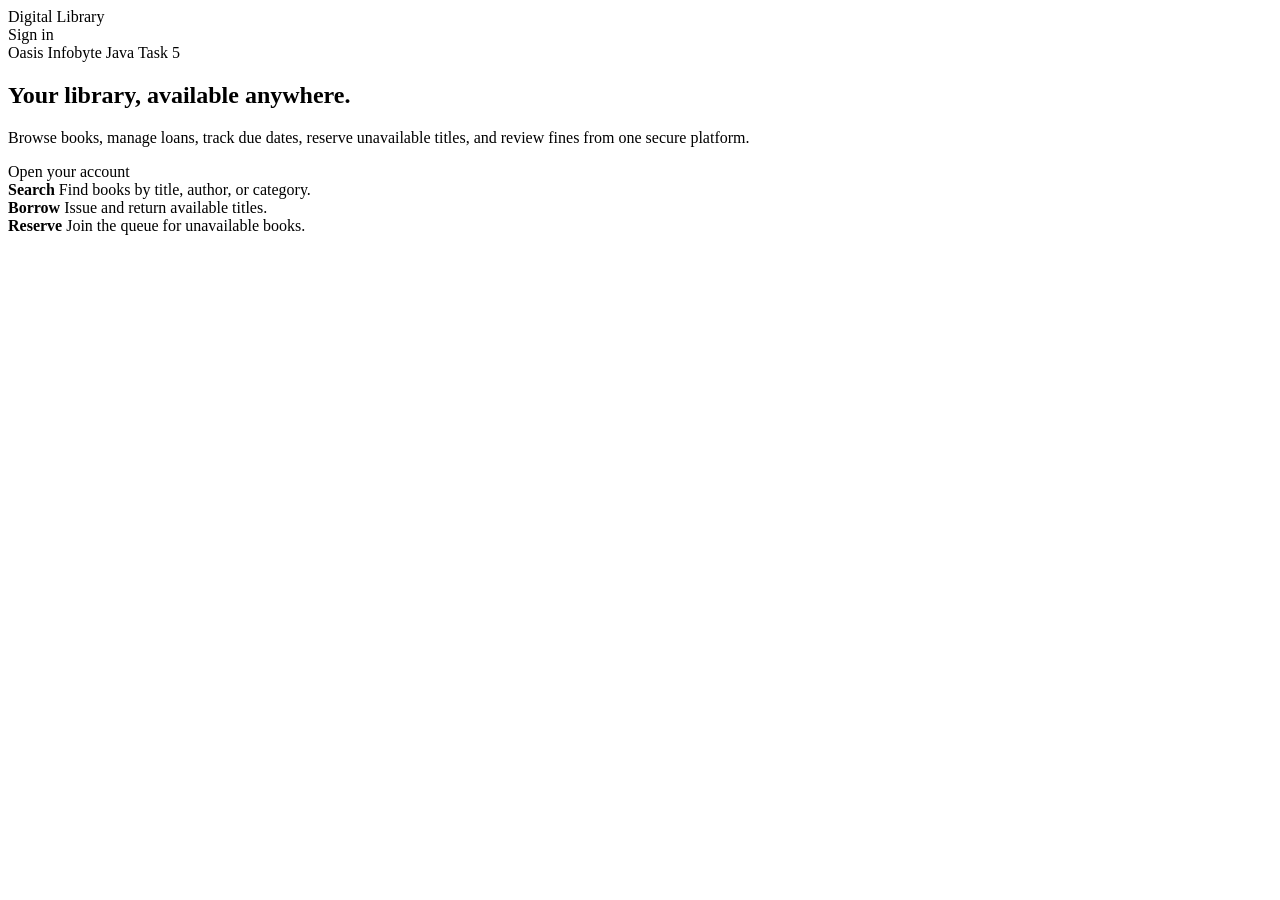
<file: Java-Task5-DigitalLibraryManagementSystem/src/main/resources/templates/index.html>
<!doctype html>
<html lang="en"
      xmlns:th="http://www.thymeleaf.org">
<head>
    <meta charset="UTF-8">
    <meta name="viewport"
          content="width=device-width, initial-scale=1">
    <title>Digital Library</title>
    <link rel="stylesheet" th:href="@{/css/app.css}">
</head>
<body>
<nav class="navbar">
    <div class="container navbar-inner">
        <a class="brand" th:href="@{/}">
            Digital Library
        </a>

        <div class="nav-actions">
            <a class="button button-secondary"
               th:href="@{/login}">
                Sign in
            </a>
        </div>
    </div>
</nav>

<main class="hero">
    <div class="container hero-grid">
        <section>
            <div class="eyebrow">
                Oasis Infobyte Java Task 5
            </div>

            <h1>Your library, available anywhere.</h1>

            <p>
                Browse books, manage loans, track due dates,
                reserve unavailable titles, and review fines
                from one secure platform.
            </p>

            <div class="nav-actions">
                <a class="button" th:href="@{/login}">
                    Open your account
                </a>
            </div>
        </section>

        <aside class="hero-card">
            <div class="metric">
                <strong>Search</strong>
                <span>Find books by title, author, or category.</span>
            </div>

            <div class="metric">
                <strong>Borrow</strong>
                <span>Issue and return available titles.</span>
            </div>

            <div class="metric">
                <strong>Reserve</strong>
                <span>Join the queue for unavailable books.</span>
            </div>
        </aside>
    </div>
</main>
</body>
</html>
</file>
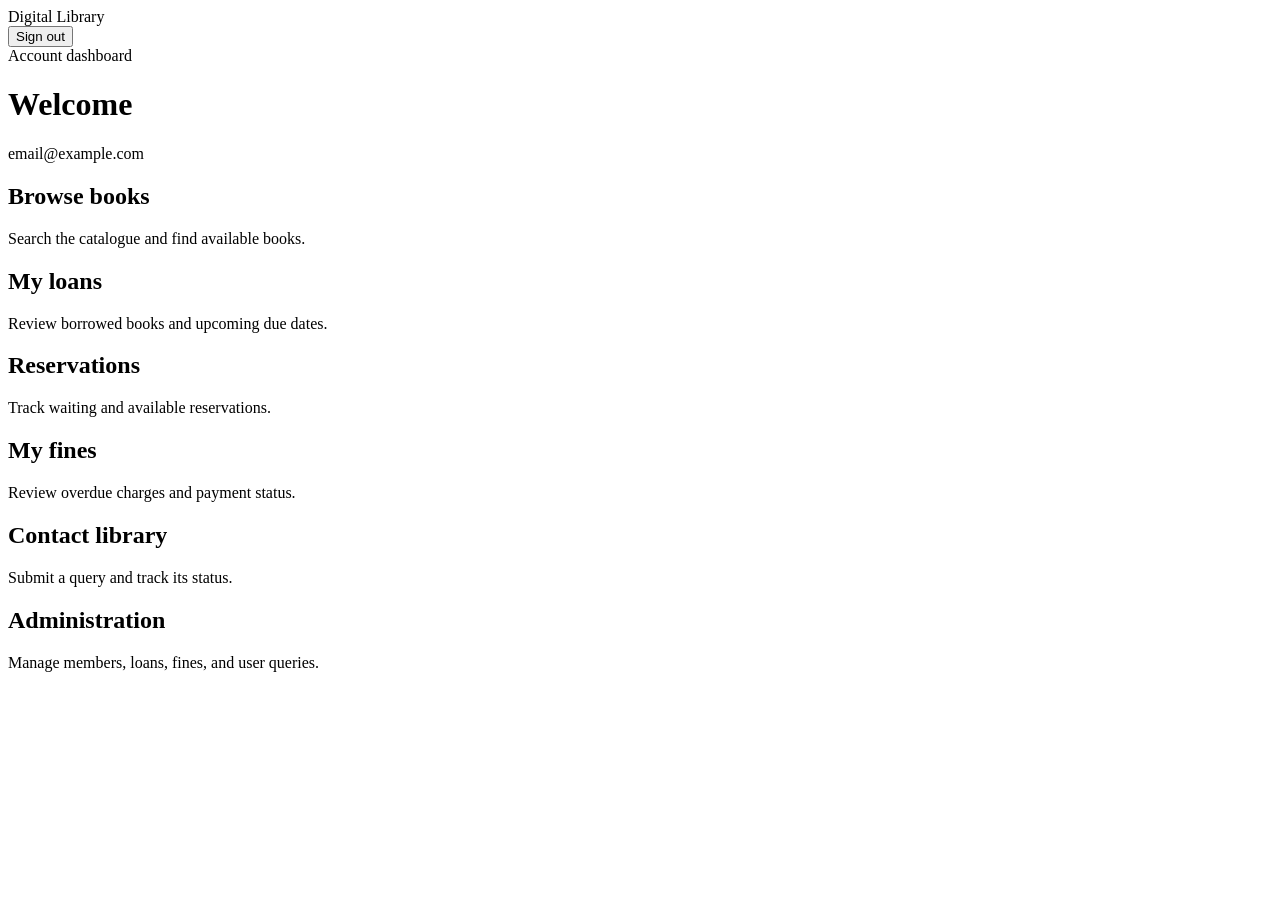
<file: Java-Task5-DigitalLibraryManagementSystem/src/main/resources/templates/dashboard.html>
<!doctype html>
<html lang="en"
      xmlns:th="http://www.thymeleaf.org">
<head>
    <meta charset="UTF-8">
    <meta name="viewport"
          content="width=device-width, initial-scale=1">
    <title>Dashboard | Digital Library</title>
    <link rel="stylesheet" th:href="@{/css/app.css}">
</head>
<body>
<nav class="navbar">
    <div class="container navbar-inner">
        <a class="brand" th:href="@{/dashboard}">
            Digital Library
        </a>

        <form th:action="@{/logout}" method="post">
            <button class="button button-secondary" type="submit">
                Sign out
            </button>
        </form>
    </div>
</nav>

<main class="page-section">
    <div class="container">
        <div class="eyebrow">Account dashboard</div>

        <h1 th:text="'Welcome, ' + ${user.displayName()}">
            Welcome
        </h1>

        <p class="muted" th:text="${user.email()}">
            email@example.com
        </p>

        <section class="dashboard-grid">
            <a class="card dashboard-link" th:href="@{/books}">
                <h2>Browse books</h2>
                <p class="muted">
                    Search the catalogue and find available books.
                </p>
            </a>

            <a class="card dashboard-link" th:href="@{/my-loans}">
                <h2>My loans</h2>
                <p class="muted">
                    Review borrowed books and upcoming due dates.
                </p>
            </a>

            <a class="card dashboard-link"
               th:href="@{/my-reservations}">
                <h2>Reservations</h2>
                <p class="muted">
                    Track waiting and available reservations.
                </p>
            </a>
            <a class="card dashboard-link" th:href="@{/my-fines}">
                <h2>My fines</h2>
                <p class="muted">
                    Review overdue charges and payment status.
                </p>
            </a>

            <a class="card dashboard-link" th:href="@{/contact}">
                <h2>Contact library</h2>
                <p class="muted">
                    Submit a query and track its status.
                </p>
            </a>
            <a class="card dashboard-link"
               th:if="${isAdmin}"
               th:href="@{/admin}">
                <h2>Administration</h2>
                <p class="muted">
                    Manage members, loans, fines, and user queries.
                </p>
            </a>
        </section>
    </div>
</main>
</body>
</html>
</file>
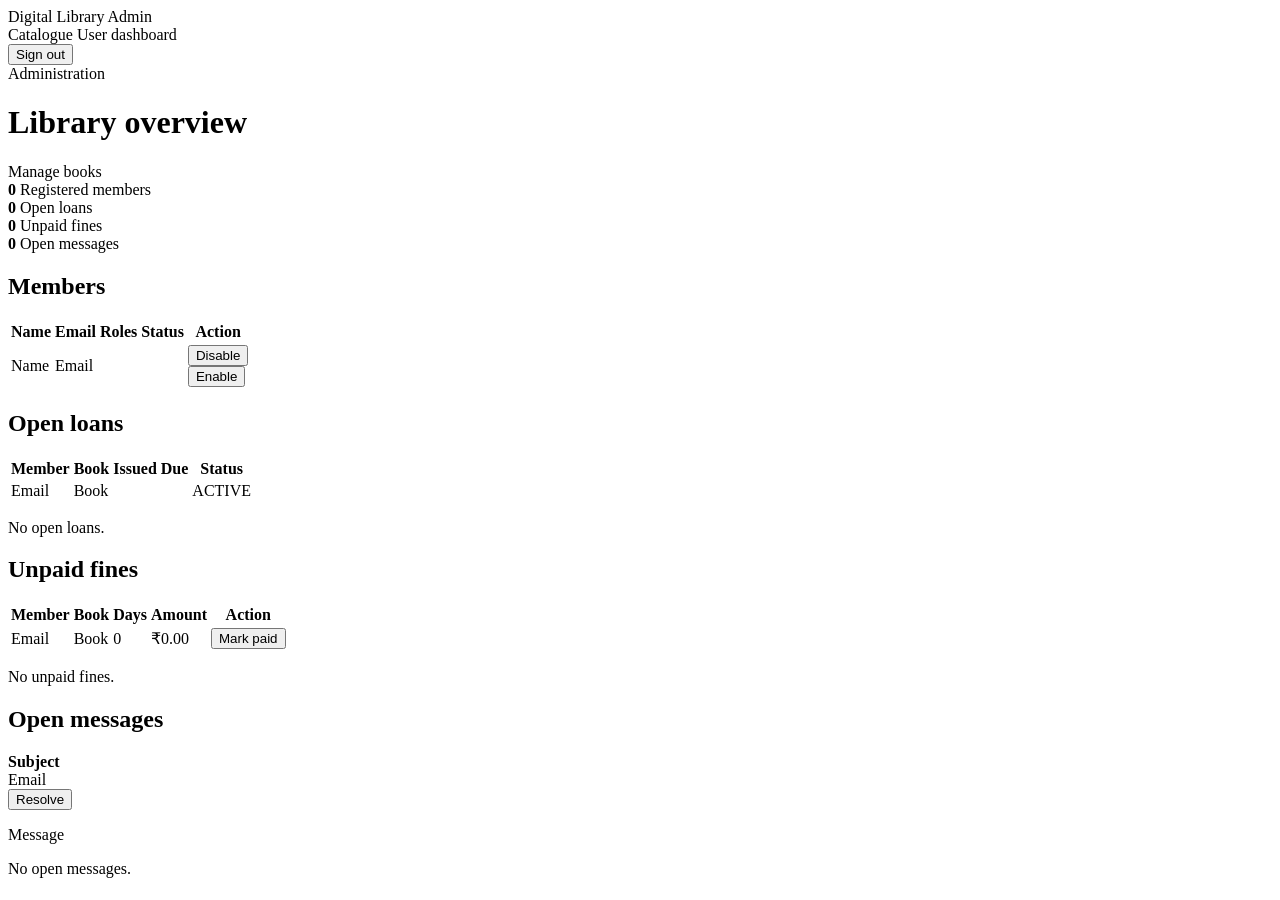
<file: Java-Task5-DigitalLibraryManagementSystem/src/main/resources/templates/admin/dashboard.html>
<!doctype html>
<html lang="en"
      xmlns:th="http://www.thymeleaf.org">
<head>
    <meta charset="UTF-8">
    <meta name="viewport"
          content="width=device-width, initial-scale=1">
    <title>Admin Dashboard | Digital Library</title>
    <link rel="stylesheet" th:href="@{/css/app.css}">
</head>
<body>
<nav class="navbar">
    <div class="container navbar-inner">
        <a class="brand" th:href="@{/admin}">
            Digital Library Admin
        </a>

        <div class="nav-actions">
            <a class="button button-secondary"
               th:href="@{/books}">
                Catalogue
            </a>

            <a class="button button-secondary"
               th:href="@{/dashboard}">
                User dashboard
            </a>

            <form th:action="@{/logout}" method="post">
                <button class="button button-secondary"
                        type="submit">
                    Sign out
                </button>
            </form>
        </div>
    </div>
</nav>

<main class="page-section">
    <div class="container">
        <div class="eyebrow">Administration</div>
        <h1 class="page-title">Library overview</h1>

        <div class="alert alert-success"
             th:if="${successMessage}"
             th:text="${successMessage}">
        </div>

        <div class="alert alert-danger"
             th:if="${errorMessage}"
             th:text="${errorMessage}">
        </div>

        <div class="nav-actions">
            <a class="button" th:href="@{/admin/books}">
                Manage books
            </a>
        </div>

        <section class="admin-stats">
            <article class="card">
                <strong th:text="${users.totalElements}">0</strong>
                <span>Registered members</span>
            </article>

            <article class="card">
                <strong th:text="${openLoans.size()}">0</strong>
                <span>Open loans</span>
            </article>

            <article class="card">
                <strong th:text="${unpaidFines.size()}">0</strong>
                <span>Unpaid fines</span>
            </article>

            <article class="card">
                <strong th:text="${openMessages.size()}">0</strong>
                <span>Open messages</span>
            </article>
        </section>

        <section class="admin-section">
            <h2>Members</h2>

            <div class="table-wrapper">
                <table>
                    <thead>
                    <tr>
                        <th>Name</th>
                        <th>Email</th>
                        <th>Roles</th>
                        <th>Status</th>
                        <th>Action</th>
                    </tr>
                    </thead>

                    <tbody>
                    <tr th:each="user : ${users.content}">
                        <td th:text="${user.displayName()}">Name</td>
                        <td th:text="${user.email()}">Email</td>
                        <td th:text="${#strings.listJoin(
                            user.roles(), ', '
                        )}">
                        </td>
                        <td>
                            <span class="status"
                                  th:classappend="${user.enabled()}
                                      ? ' status-success'
                                      : ' status-warning'"
                                  th:text="${user.enabled()}
                                      ? 'Enabled'
                                      : 'Disabled'">
                            </span>
                        </td>
                        <td>
                            <form th:if="${user.enabled()}"
                                  th:action="@{/admin/users/{id}/disable(
                                      id=${user.id()}
                                  )}"
                                  method="post">
                                <button class="button button-danger"
                                        type="submit">
                                    Disable
                                </button>
                            </form>

                            <form th:unless="${user.enabled()}"
                                  th:action="@{/admin/users/{id}/enable(
                                      id=${user.id()}
                                  )}"
                                  method="post">
                                <button class="button"
                                        type="submit">
                                    Enable
                                </button>
                            </form>
                        </td>
                    </tr>
                    </tbody>
                </table>
            </div>
        </section>

        <section class="admin-section">
            <h2>Open loans</h2>

            <div class="table-wrapper"
                 th:if="${!openLoans.empty}">
                <table>
                    <thead>
                    <tr>
                        <th>Member</th>
                        <th>Book</th>
                        <th>Issued</th>
                        <th>Due</th>
                        <th>Status</th>
                    </tr>
                    </thead>

                    <tbody>
                    <tr th:each="loan : ${openLoans}">
                        <td th:text="${loan.userEmail()}">Email</td>
                        <td th:text="${loan.bookTitle()}">Book</td>
                        <td th:text="${#temporals.format(
                            loan.issuedAt(), 'dd MMM yyyy'
                        )}">
                        </td>
                        <td th:text="${#temporals.format(
                            loan.dueAt(), 'dd MMM yyyy'
                        )}">
                        </td>
                        <td th:text="${loan.status()}">ACTIVE</td>
                    </tr>
                    </tbody>
                </table>
            </div>

            <p class="muted" th:if="${openLoans.empty}">
                No open loans.
            </p>
        </section>

        <section class="admin-section">
            <h2>Unpaid fines</h2>

            <div class="table-wrapper"
                 th:if="${!unpaidFines.empty}">
                <table>
                    <thead>
                    <tr>
                        <th>Member</th>
                        <th>Book</th>
                        <th>Days</th>
                        <th>Amount</th>
                        <th>Action</th>
                    </tr>
                    </thead>

                    <tbody>
                    <tr th:each="fine : ${unpaidFines}">
                        <td th:text="${fine.userEmail()}">Email</td>
                        <td th:text="${fine.bookTitle()}">Book</td>
                        <td th:text="${fine.overdueDays()}">0</td>
                        <td>
                            ₹<span th:text="${fine.amount()}">0.00</span>
                        </td>
                        <td>
                            <form th:action="@{/admin/fines/{id}/pay(
                                      id=${fine.id()}
                                  )}"
                                  method="post">
                                <button class="button" type="submit">
                                    Mark paid
                                </button>
                            </form>
                        </td>
                    </tr>
                    </tbody>
                </table>
            </div>

            <p class="muted" th:if="${unpaidFines.empty}">
                No unpaid fines.
            </p>
        </section>

        <section class="admin-section">
            <h2>Open messages</h2>

            <div class="message-list"
                 th:if="${!openMessages.empty}">
                <article class="card"
                         th:each="message : ${openMessages}">
                    <div class="message-header">
                        <div>
                            <strong th:text="${message.subject()}">
                                Subject
                            </strong>

                            <div class="muted"
                                 th:text="${message.userEmail()}">
                                Email
                            </div>
                        </div>

                        <form th:action="@{/admin/messages/{id}/resolve(
                                  id=${message.id()}
                              )}"
                              method="post">
                            <button class="button" type="submit">
                                Resolve
                            </button>
                        </form>
                    </div>

                    <p th:text="${message.message()}">
                        Message
                    </p>
                </article>
            </div>

            <p class="muted" th:if="${openMessages.empty}">
                No open messages.
            </p>
        </section>
    </div>
</main>
</body>
</html>
</file>
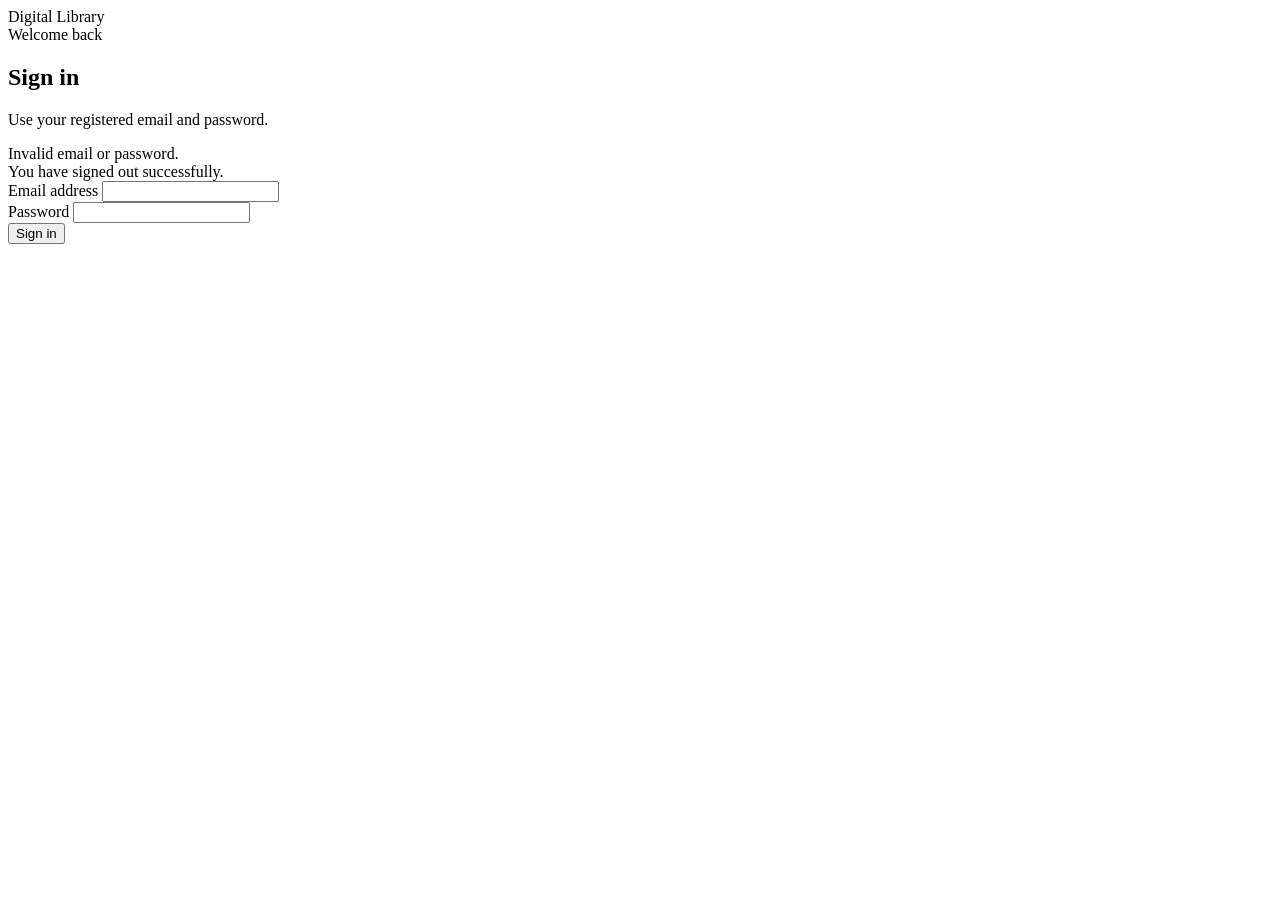
<file: Java-Task5-DigitalLibraryManagementSystem/src/main/resources/templates/auth/login.html>
<!doctype html>
<html lang="en"
      xmlns:th="http://www.thymeleaf.org">
<head>
    <meta charset="UTF-8">
    <meta name="viewport"
          content="width=device-width, initial-scale=1">
    <title>Sign in | Digital Library</title>
    <link rel="stylesheet" th:href="@{/css/app.css}">
</head>
<body>
<nav class="navbar">
    <div class="container navbar-inner">
        <a class="brand" th:href="@{/}">
            Digital Library
        </a>
    </div>
</nav>

<main class="auth-page">
    <section class="auth-card">
        <div class="eyebrow">Welcome back</div>
        <h1>Sign in</h1>
        <p class="muted">
            Use your registered email and password.
        </p>

        <div class="alert alert-danger"
             th:if="${param.error}">
            Invalid email or password.
        </div>

        <div class="alert alert-success"
             th:if="${param.logout}">
            You have signed out successfully.
        </div>

        <form th:action="@{/login}" method="post">
            <div class="form-group">
                <label for="username">Email address</label>
                <input id="username"
                       name="username"
                       type="email"
                       autocomplete="email"
                       required>
            </div>

            <div class="form-group">
                <label for="password">Password</label>
                <input id="password"
                       name="password"
                       type="password"
                       autocomplete="current-password"
                       required>
            </div>

            <button class="button form-button" type="submit">
                Sign in
            </button>
        </form>
    </section>
</main>
</body>
</html>
</file>
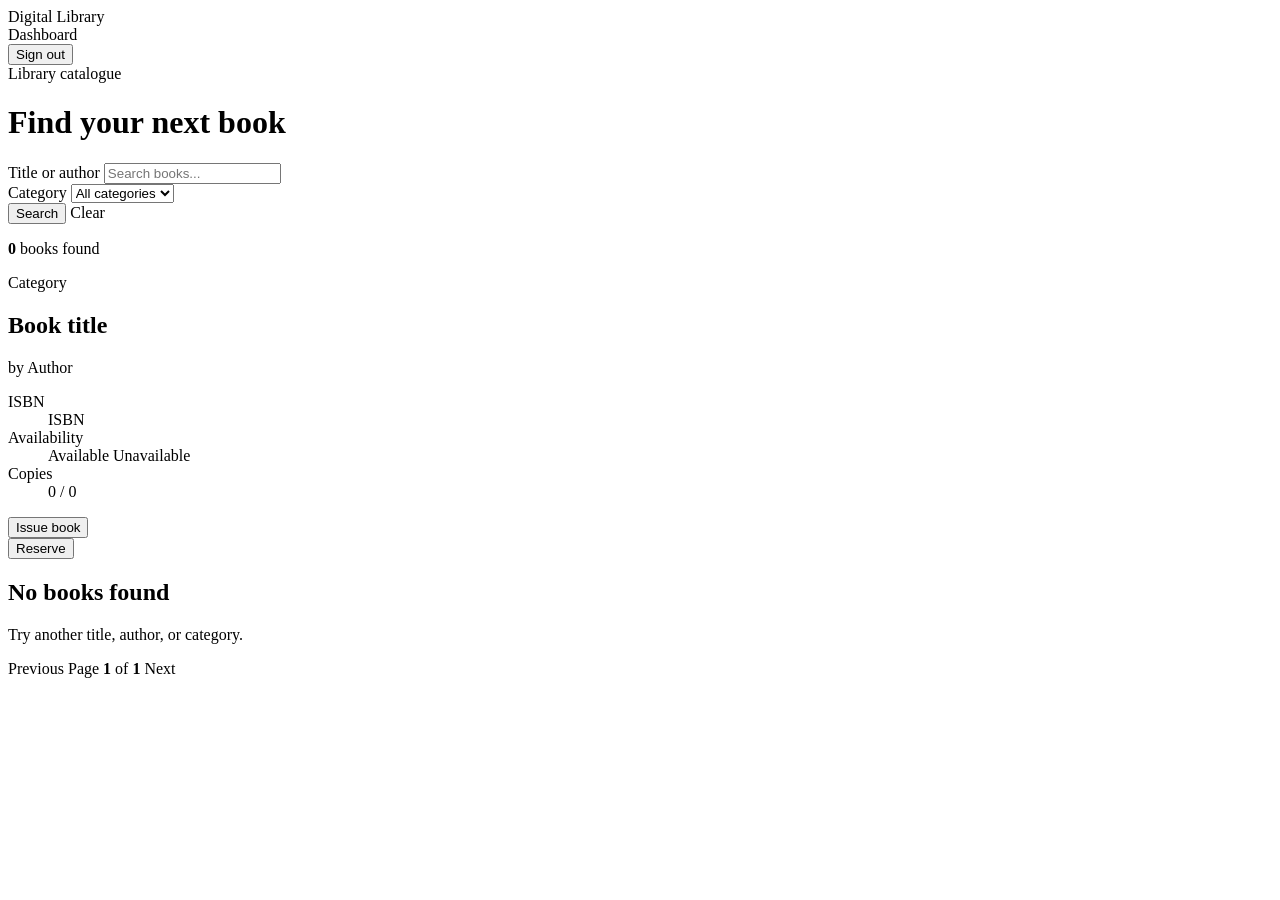
<file: Java-Task5-DigitalLibraryManagementSystem/src/main/resources/templates/books/catalogue.html>
<!doctype html>
<html lang="en"
      xmlns:th="http://www.thymeleaf.org">
<head>
    <meta charset="UTF-8">
    <meta name="viewport"
          content="width=device-width, initial-scale=1">
    <title>Book Catalogue | Digital Library</title>
    <link rel="stylesheet" th:href="@{/css/app.css}">
</head>
<body>
<nav class="navbar">
    <div class="container navbar-inner">
        <a class="brand" th:href="@{/dashboard}">
            Digital Library
        </a>

        <div class="nav-actions">
            <a class="button button-secondary"
               th:href="@{/dashboard}">
                Dashboard
            </a>

            <form th:action="@{/logout}" method="post">
                <button class="button button-secondary"
                        type="submit">
                    Sign out
                </button>
            </form>
        </div>
    </div>
</nav>

<main class="page-section">
    <div class="container">
        <div class="eyebrow">Library catalogue</div>
        <h1 class="page-title">Find your next book</h1>
        <div class="alert alert-success"
             th:if="${successMessage}"
             th:text="${successMessage}">
        </div>

        <div class="alert alert-danger"
             th:if="${errorMessage}"
             th:text="${errorMessage}">
        </div>

        <form class="catalogue-filters"
              method="get"
              th:action="@{/books}">
            <div class="filter-field">
                <label for="query">Title or author</label>
                <input id="query"
                       name="query"
                       type="search"
                       placeholder="Search books..."
                       th:value="${query}">
            </div>

            <div class="filter-field">
                <label for="categoryId">Category</label>
                <select id="categoryId" name="categoryId">
                    <option value="">All categories</option>

                    <option th:each="category : ${categories}"
                            th:value="${category.id()}"
                            th:text="${category.name()}"
                            th:selected="${selectedCategoryId != null
                                and selectedCategoryId == category.id()}">
                    </option>
                </select>
            </div>

            <button class="button filter-button" type="submit">
                Search
            </button>

            <a class="button button-secondary filter-button"
               th:href="@{/books}">
                Clear
            </a>
        </form>

        <div class="results-header">
            <p class="muted">
                <strong th:text="${books.totalElements}">0</strong>
                books found
            </p>
        </div>

        <section class="book-grid"
                 th:if="${!books.empty}">
            <article class="book-card"
                     th:each="book : ${books.content}">
                <div class="book-category"
                     th:text="${book.categoryName()}">
                    Category
                </div>

                <h2 th:text="${book.title()}">
                    Book title
                </h2>

                <p class="book-author">
                    by
                    <span th:text="${book.author()}">
                        Author
                    </span>
                </p>

                <dl class="book-details">
                    <div>
                        <dt>ISBN</dt>
                        <dd th:text="${book.isbn()}">ISBN</dd>
                    </div>

                    <div>
                        <dt>Availability</dt>
                        <dd>
                            <span th:if="${book.available()}"
                                  class="status status-success">
                                Available
                            </span>

                            <span th:unless="${book.available()}"
                                  class="status status-warning">
                                Unavailable
                            </span>
                        </dd>
                    </div>

                    <div>
                        <dt>Copies</dt>
                        <dd>
                            <span th:text="${book.availableQuantity()}">
                                0
                            </span>
                            /
                            <span th:text="${book.totalQuantity()}">
                                0
                            </span>
                        </dd>
                    </div>
                </dl>

                <div class="book-actions">
                    <form th:if="${book.available()}"
                          th:action="@{/books/{id}/issue(id=${book.id()})}"
                          method="post">
                        <button class="button" type="submit">
                            Issue book
                        </button>
                    </form>

                    <form th:unless="${book.available()}"
                          th:action="@{/books/{id}/reserve(id=${book.id()})}"
                          method="post">
                        <button class="button button-secondary"
                                type="submit">
                            Reserve
                        </button>
                    </form>
                </div>
            </article>
        </section>

        <section class="empty-state"
                 th:if="${books.empty}">
            <h2>No books found</h2>
            <p class="muted">
                Try another title, author, or category.
            </p>
        </section>

        <nav class="pagination"
             th:if="${books.totalPages > 1}">
            <a class="button button-secondary"
               th:if="${books.hasPrevious()}"
               th:href="@{/books(
                    page=${books.number - 1},
                    size=${books.size},
                    query=${query},
                    categoryId=${selectedCategoryId}
               )}">
                Previous
            </a>

            <span>
                Page
                <strong th:text="${books.number + 1}">1</strong>
                of
                <strong th:text="${books.totalPages}">1</strong>
            </span>

            <a class="button button-secondary"
               th:if="${books.hasNext()}"
               th:href="@{/books(
                    page=${books.number + 1},
                    size=${books.size},
                    query=${query},
                    categoryId=${selectedCategoryId}
               )}">
                Next
            </a>
        </nav>
    </div>
</main>
</body>
</html>
</file>
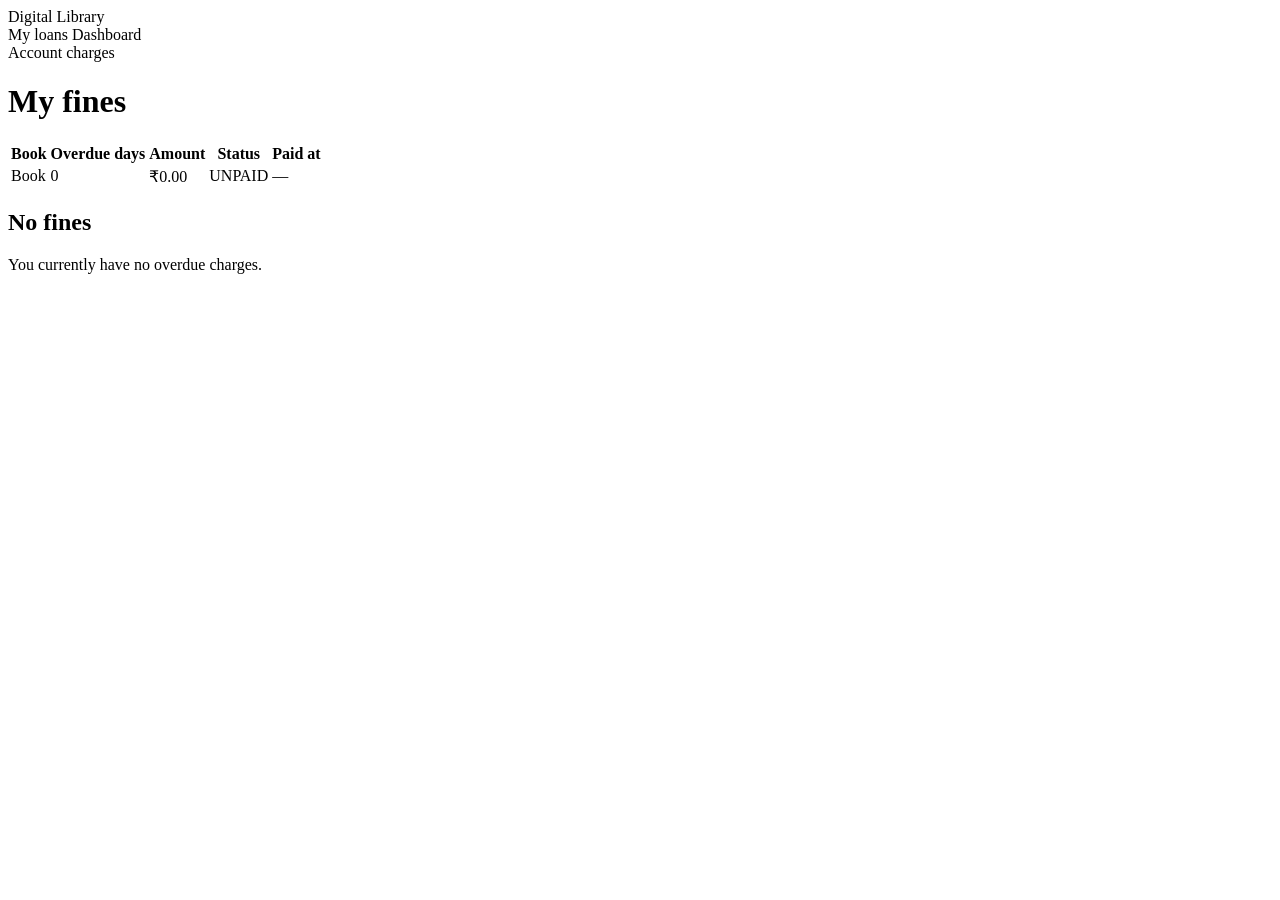
<file: Java-Task5-DigitalLibraryManagementSystem/src/main/resources/templates/fines/my-fines.html>
<!doctype html>
<html lang="en"
      xmlns:th="http://www.thymeleaf.org">
<head>
    <meta charset="UTF-8">
    <meta name="viewport"
          content="width=device-width, initial-scale=1">
    <title>My Fines | Digital Library</title>
    <link rel="stylesheet" th:href="@{/css/app.css}">
</head>
<body>
<nav class="navbar">
    <div class="container navbar-inner">
        <a class="brand" th:href="@{/dashboard}">
            Digital Library
        </a>

        <div class="nav-actions">
            <a class="button button-secondary"
               th:href="@{/my-loans}">
                My loans
            </a>
            <a class="button button-secondary"
               th:href="@{/dashboard}">
                Dashboard
            </a>
        </div>
    </div>
</nav>

<main class="page-section">
    <div class="container">
        <div class="eyebrow">Account charges</div>
        <h1 class="page-title">My fines</h1>

        <div class="table-wrapper" th:if="${!fines.empty}">
            <table>
                <thead>
                <tr>
                    <th>Book</th>
                    <th>Overdue days</th>
                    <th>Amount</th>
                    <th>Status</th>
                    <th>Paid at</th>
                </tr>
                </thead>

                <tbody>
                <tr th:each="fine : ${fines}">
                    <td th:text="${fine.bookTitle()}">Book</td>

                    <td th:text="${fine.overdueDays()}">0</td>

                    <td>
                        ₹<span th:text="${fine.amount()}">0.00</span>
                    </td>

                    <td>
                        <span class="status"
                              th:classappend="${fine.status() == 'PAID'}
                                  ? ' status-success'
                                  : ' status-warning'"
                              th:text="${fine.status()}">
                            UNPAID
                        </span>
                    </td>

                    <td>
                        <span th:if="${fine.paidAt() != null}"
                              th:text="${#temporals.format(
                                  fine.paidAt(),
                                  'dd MMM yyyy HH:mm'
                              )}">
                        </span>

                        <span class="muted"
                              th:unless="${fine.paidAt() != null}">
                            —
                        </span>
                    </td>
                </tr>
                </tbody>
            </table>
        </div>

        <section class="empty-state" th:if="${fines.empty}">
            <h2>No fines</h2>
            <p class="muted">
                You currently have no overdue charges.
            </p>
        </section>
    </div>
</main>
</body>
</html>
</file>
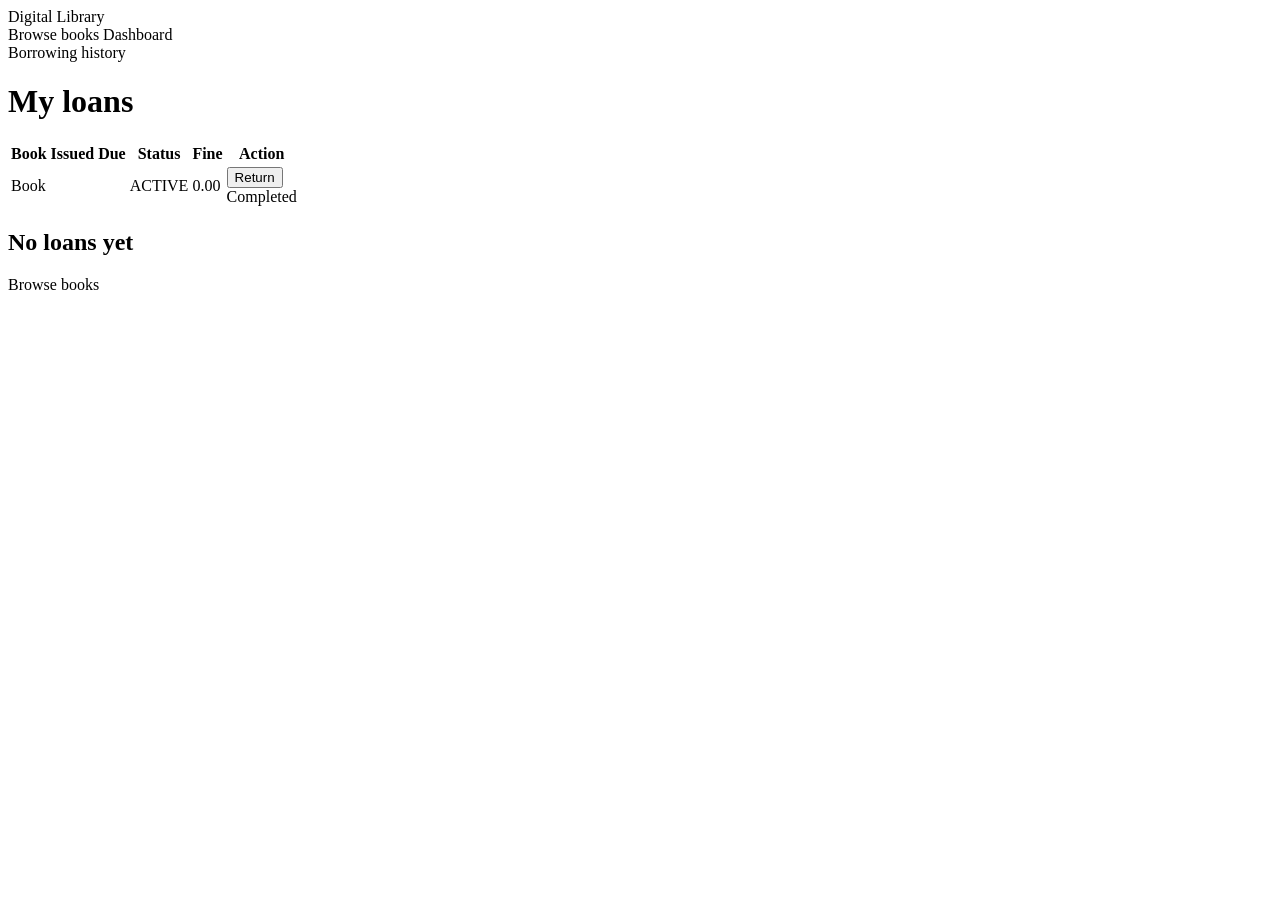
<file: Java-Task5-DigitalLibraryManagementSystem/src/main/resources/templates/loans/my-loans.html>
<!doctype html>
<html lang="en"
      xmlns:th="http://www.thymeleaf.org">
<head>
    <meta charset="UTF-8">
    <meta name="viewport"
          content="width=device-width, initial-scale=1">
    <title>My Loans | Digital Library</title>
    <link rel="stylesheet" th:href="@{/css/app.css}">
</head>
<body>
<nav class="navbar">
    <div class="container navbar-inner">
        <a class="brand" th:href="@{/dashboard}">
            Digital Library
        </a>

        <div class="nav-actions">
            <a class="button button-secondary"
               th:href="@{/books}">
                Browse books
            </a>
            <a class="button button-secondary"
               th:href="@{/dashboard}">
                Dashboard
            </a>
        </div>
    </div>
</nav>

<main class="page-section">
    <div class="container">
        <div class="eyebrow">Borrowing history</div>
        <h1 class="page-title">My loans</h1>

        <div class="alert alert-success"
             th:if="${successMessage}"
             th:text="${successMessage}">
        </div>

        <div class="alert alert-danger"
             th:if="${errorMessage}"
             th:text="${errorMessage}">
        </div>

        <div class="table-wrapper" th:if="${!loans.empty}">
            <table>
                <thead>
                <tr>
                    <th>Book</th>
                    <th>Issued</th>
                    <th>Due</th>
                    <th>Status</th>
                    <th>Fine</th>
                    <th>Action</th>
                </tr>
                </thead>

                <tbody>
                <tr th:each="loan : ${loans}">
                    <td th:text="${loan.bookTitle()}">Book</td>
                    <td th:text="${#temporals.format(
                        loan.issuedAt(), 'dd MMM yyyy')}">
                    </td>
                    <td th:text="${#temporals.format(
                        loan.dueAt(), 'dd MMM yyyy')}">
                    </td>
                    <td th:text="${loan.status()}">ACTIVE</td>
                    <td th:text="${loan.fineAmount()}">0.00</td>
                    <td>
                        <form th:if="${loan.status() == 'ACTIVE'
                                      or loan.status() == 'OVERDUE'}"
                              th:action="@{/my-loans/{id}/return(
                                  id=${loan.id()}
                              )}"
                              method="post">
                            <button class="button"
                                    type="submit">
                                Return
                            </button>
                        </form>

                        <span class="muted"
                              th:unless="${loan.status() == 'ACTIVE'
                                          or loan.status() == 'OVERDUE'}">
                            Completed
                        </span>
                    </td>
                </tr>
                </tbody>
            </table>
        </div>

        <section class="empty-state" th:if="${loans.empty}">
            <h2>No loans yet</h2>
            <a class="button" th:href="@{/books}">
                Browse books
            </a>
        </section>
    </div>
</main>
</body>
</html>
</file>
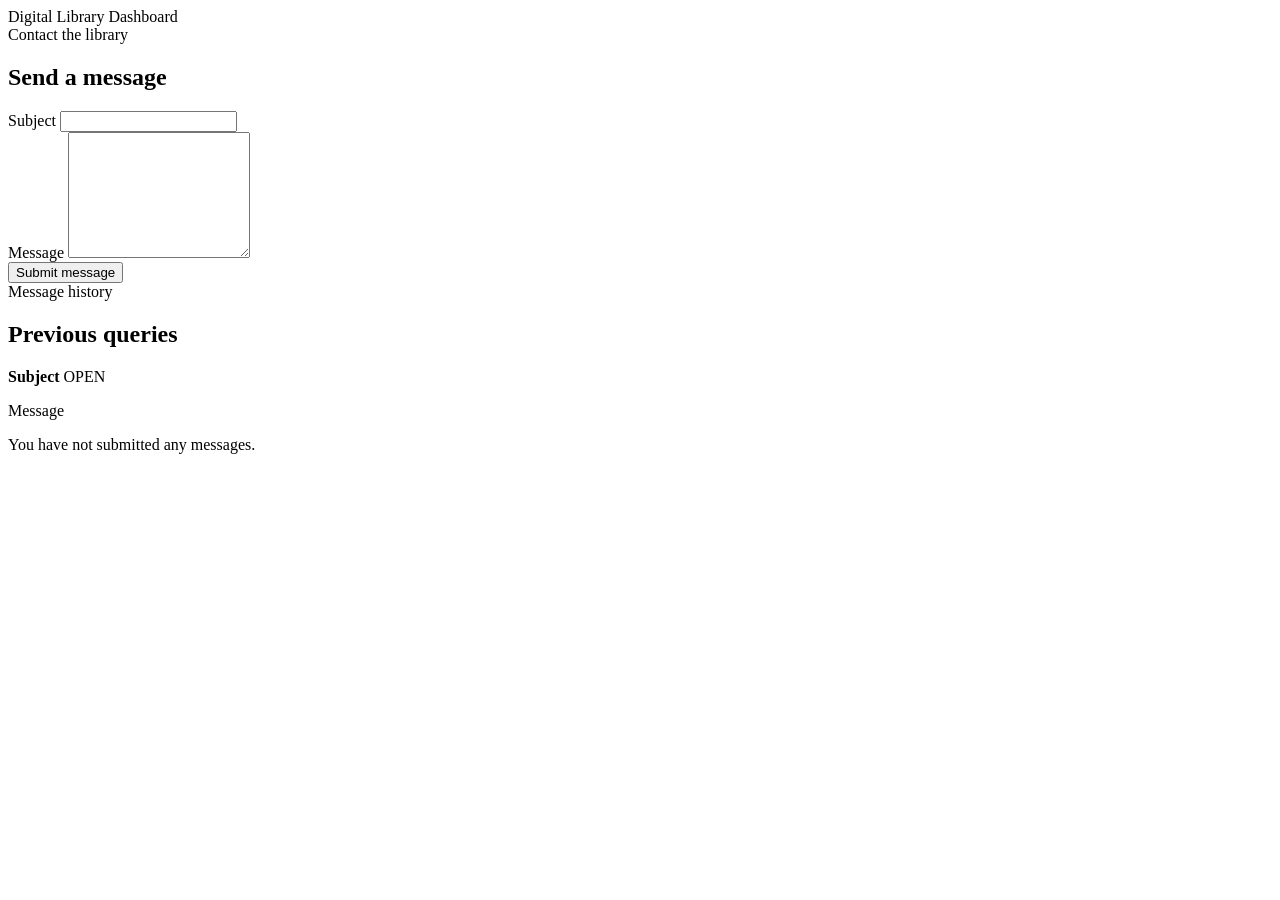
<file: Java-Task5-DigitalLibraryManagementSystem/src/main/resources/templates/messages/contact.html>
<!doctype html>
<html lang="en"
      xmlns:th="http://www.thymeleaf.org">
<head>
    <meta charset="UTF-8">
    <meta name="viewport"
          content="width=device-width, initial-scale=1">
    <title>Contact | Digital Library</title>
    <link rel="stylesheet" th:href="@{/css/app.css}">
</head>
<body>
<nav class="navbar">
    <div class="container navbar-inner">
        <a class="brand" th:href="@{/dashboard}">
            Digital Library
        </a>

        <a class="button button-secondary"
           th:href="@{/dashboard}">
            Dashboard
        </a>
    </div>
</nav>

<main class="page-section">
    <div class="container content-grid">
        <section class="card">
            <div class="eyebrow">Contact the library</div>
            <h1 class="section-title">Send a message</h1>

            <div class="alert alert-success"
                 th:if="${successMessage}"
                 th:text="${successMessage}">
            </div>

            <div class="alert alert-danger"
                 th:if="${errorMessage}"
                 th:text="${errorMessage}">
            </div>

            <form th:action="@{/contact}"
                  th:object="${messageRequest}"
                  method="post">
                <div class="form-group">
                    <label for="subject">Subject</label>

                    <input id="subject"
                           type="text"
                           th:field="*{subject}"
                           maxlength="150">

                    <small class="field-error"
                           th:if="${#fields.hasErrors('subject')}"
                           th:errors="*{subject}">
                    </small>
                </div>

                <div class="form-group">
                    <label for="message">Message</label>

                    <textarea id="message"
                              th:field="*{message}"
                              maxlength="5000"
                              rows="8">
                    </textarea>

                    <small class="field-error"
                           th:if="${#fields.hasErrors('message')}"
                           th:errors="*{message}">
                    </small>
                </div>

                <button class="button form-button" type="submit">
                    Submit message
                </button>
            </form>
        </section>

        <section>
            <div class="eyebrow">Message history</div>
            <h2 class="section-title">Previous queries</h2>

            <div class="message-list"
                 th:if="${!messages.empty}">
                <article class="card message-card"
                         th:each="item : ${messages}">
                    <div class="message-header">
                        <strong th:text="${item.subject()}">
                            Subject
                        </strong>

                        <span class="status"
                              th:classappend="${item.status()
                                              == 'RESOLVED'}
                                  ? ' status-success'
                                  : ' status-warning'"
                              th:text="${item.status()}">
                            OPEN
                        </span>
                    </div>

                    <p th:text="${item.message()}">
                        Message
                    </p>

                    <small class="muted"
                           th:text="${#temporals.format(
                               item.createdAt(),
                               'dd MMM yyyy HH:mm'
                           )}">
                    </small>
                </article>
            </div>

            <section class="empty-state"
                     th:if="${messages.empty}">
                <p class="muted">
                    You have not submitted any messages.
                </p>
            </section>
        </section>
    </div>
</main>
</body>
</html>
</file>
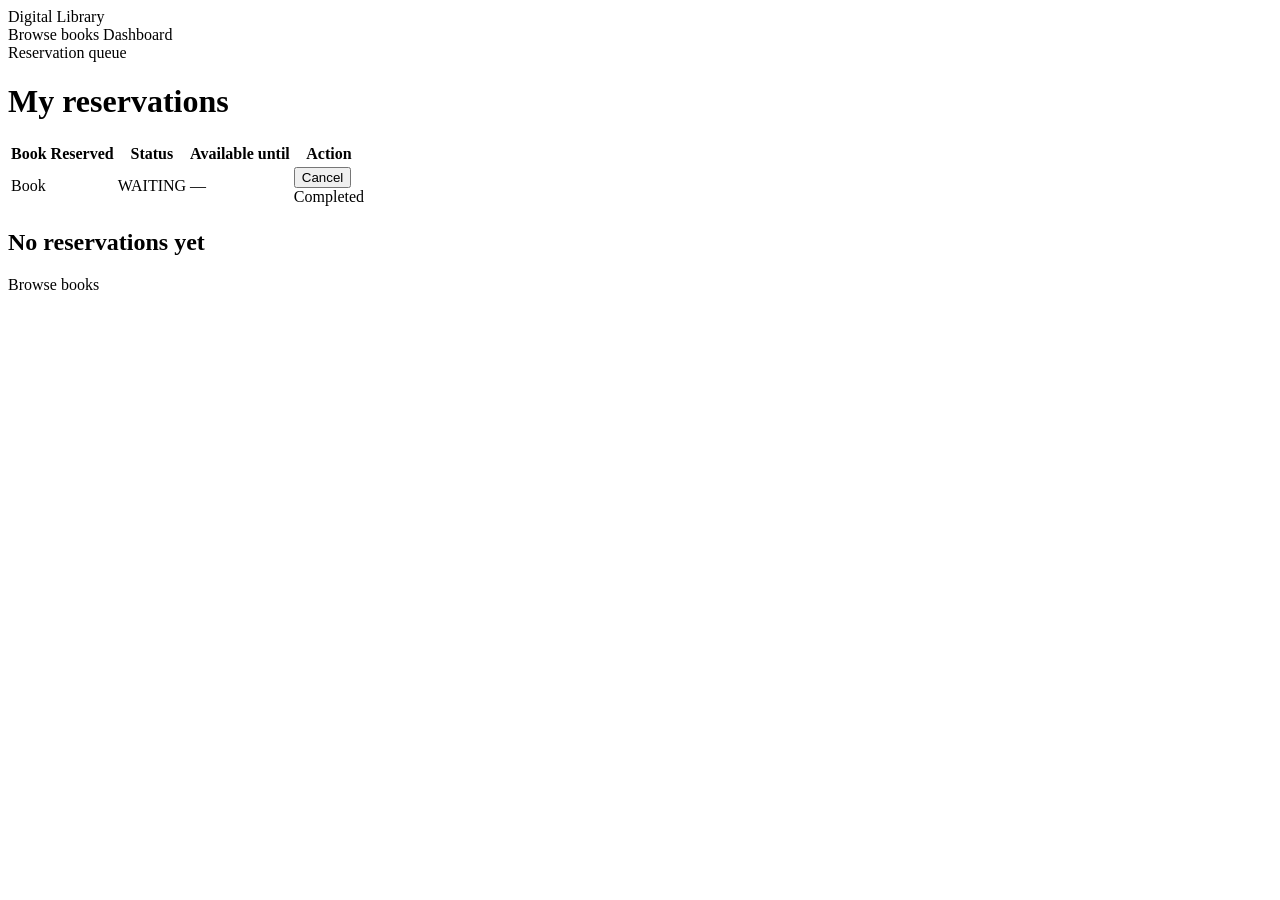
<file: Java-Task5-DigitalLibraryManagementSystem/src/main/resources/templates/reservations/my-reservations.html>
<!doctype html>
<html lang="en"
      xmlns:th="http://www.thymeleaf.org">
<head>
    <meta charset="UTF-8">
    <meta name="viewport"
          content="width=device-width, initial-scale=1">
    <title>My Reservations | Digital Library</title>
    <link rel="stylesheet" th:href="@{/css/app.css}">
</head>
<body>
<nav class="navbar">
    <div class="container navbar-inner">
        <a class="brand" th:href="@{/dashboard}">
            Digital Library
        </a>

        <div class="nav-actions">
            <a class="button button-secondary"
               th:href="@{/books}">
                Browse books
            </a>
            <a class="button button-secondary"
               th:href="@{/dashboard}">
                Dashboard
            </a>
        </div>
    </div>
</nav>

<main class="page-section">
    <div class="container">
        <div class="eyebrow">Reservation queue</div>
        <h1 class="page-title">My reservations</h1>

        <div class="alert alert-success"
             th:if="${successMessage}"
             th:text="${successMessage}">
        </div>

        <div class="alert alert-danger"
             th:if="${errorMessage}"
             th:text="${errorMessage}">
        </div>

        <div class="table-wrapper"
             th:if="${!reservations.empty}">
            <table>
                <thead>
                <tr>
                    <th>Book</th>
                    <th>Reserved</th>
                    <th>Status</th>
                    <th>Available until</th>
                    <th>Action</th>
                </tr>
                </thead>

                <tbody>
                <tr th:each="reservation : ${reservations}">
                    <td th:text="${reservation.bookTitle()}">
                        Book
                    </td>

                    <td th:text="${#temporals.format(
                        reservation.reservedAt(),
                        'dd MMM yyyy HH:mm'
                    )}">
                    </td>

                    <td th:text="${reservation.status()}">
                        WAITING
                    </td>

                    <td>
                        <span th:if="${reservation.availableUntil() != null}"
                              th:text="${#temporals.format(
                                  reservation.availableUntil(),
                                  'dd MMM yyyy HH:mm'
                              )}">
                        </span>

                        <span class="muted"
                              th:unless="${reservation.availableUntil()
                                         != null}">
                            —
                        </span>
                    </td>

                    <td>
                        <form th:if="${reservation.status() == 'WAITING'
                                      or reservation.status()
                                         == 'AVAILABLE'}"
                              th:action="@{/my-reservations/{id}/cancel(
                                  id=${reservation.id()}
                              )}"
                              method="post">
                            <button class="button button-secondary"
                                    type="submit">
                                Cancel
                            </button>
                        </form>

                        <span class="muted"
                              th:unless="${reservation.status() == 'WAITING'
                                          or reservation.status()
                                             == 'AVAILABLE'}">
                            Completed
                        </span>
                    </td>
                </tr>
                </tbody>
            </table>
        </div>

        <section class="empty-state"
                 th:if="${reservations.empty}">
            <h2>No reservations yet</h2>
            <a class="button" th:href="@{/books}">
                Browse books
            </a>
        </section>
    </div>
</main>
</body>
</html>
</file>
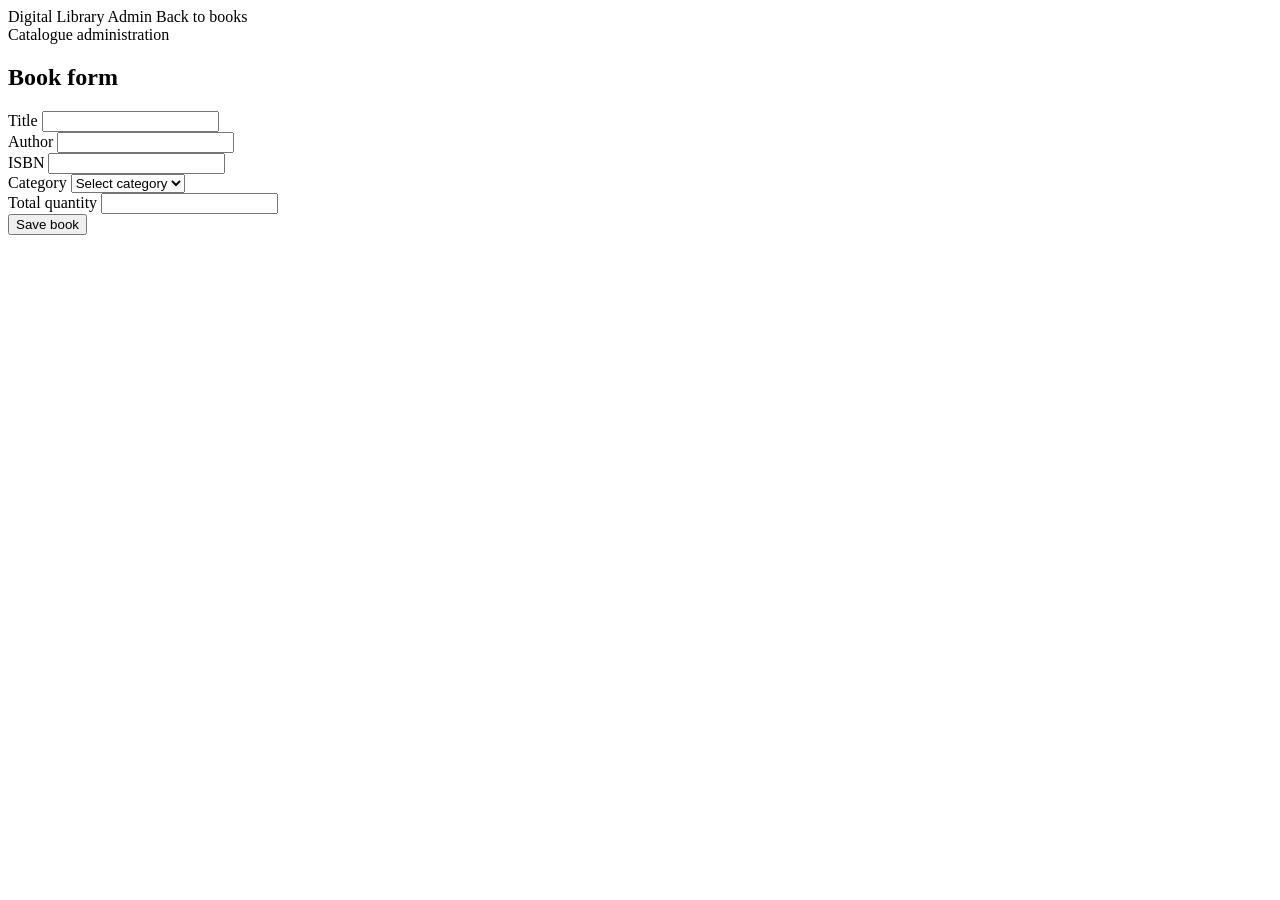
<file: Java-Task5-DigitalLibraryManagementSystem/src/main/resources/templates/admin/books/form.html>
<!doctype html>
<html lang="en"
      xmlns:th="http://www.thymeleaf.org">
<head>
    <meta charset="UTF-8">
    <meta name="viewport"
          content="width=device-width, initial-scale=1">
    <title th:text="${formTitle} + ' | Digital Library'">
        Book form
    </title>
    <link rel="stylesheet" th:href="@{/css/app.css}">
</head>
<body>
<nav class="navbar">
    <div class="container navbar-inner">
        <a class="brand" th:href="@{/admin}">
            Digital Library Admin
        </a>

        <a class="button button-secondary"
           th:href="@{/admin/books}">
            Back to books
        </a>
    </div>
</nav>

<main class="auth-page">
    <section class="auth-card wide-card">
        <div class="eyebrow">Catalogue administration</div>
        <h1 th:text="${formTitle}">Book form</h1>

        <form th:action="${formAction}"
              th:object="${bookForm}"
              method="post">
            <div class="alert alert-danger"
                 th:if="${#fields.hasGlobalErrors()}">
                <p th:each="error : ${#fields.globalErrors()}"
                   th:text="${error}">
                </p>
            </div>

            <div class="form-group">
                <label for="title">Title</label>
                <input id="title" type="text" th:field="*{title}">
                <small class="field-error"
                       th:errors="*{title}"></small>
            </div>

            <div class="form-group">
                <label for="author">Author</label>
                <input id="author" type="text" th:field="*{author}">
                <small class="field-error"
                       th:errors="*{author}"></small>
            </div>

            <div class="form-group">
                <label for="isbn">ISBN</label>
                <input id="isbn" type="text" th:field="*{isbn}">
                <small class="field-error"
                       th:errors="*{isbn}"></small>
            </div>

            <div class="form-group">
                <label for="categoryId">Category</label>

                <select id="categoryId"
                        th:field="*{categoryId}">
                    <option value="">Select category</option>

                    <option th:each="category : ${categories}"
                            th:value="${category.id()}"
                            th:text="${category.name()}">
                    </option>
                </select>

                <small class="field-error"
                       th:errors="*{categoryId}"></small>
            </div>

            <div class="form-group">
                <label for="totalQuantity">Total quantity</label>

                <input id="totalQuantity"
                       type="number"
                       min="0"
                       th:field="*{totalQuantity}">

                <small class="field-error"
                       th:errors="*{totalQuantity}"></small>
            </div>

            <button class="button form-button" type="submit">
                Save book
            </button>
        </form>
    </section>
</main>
</body>
</html>
</file>
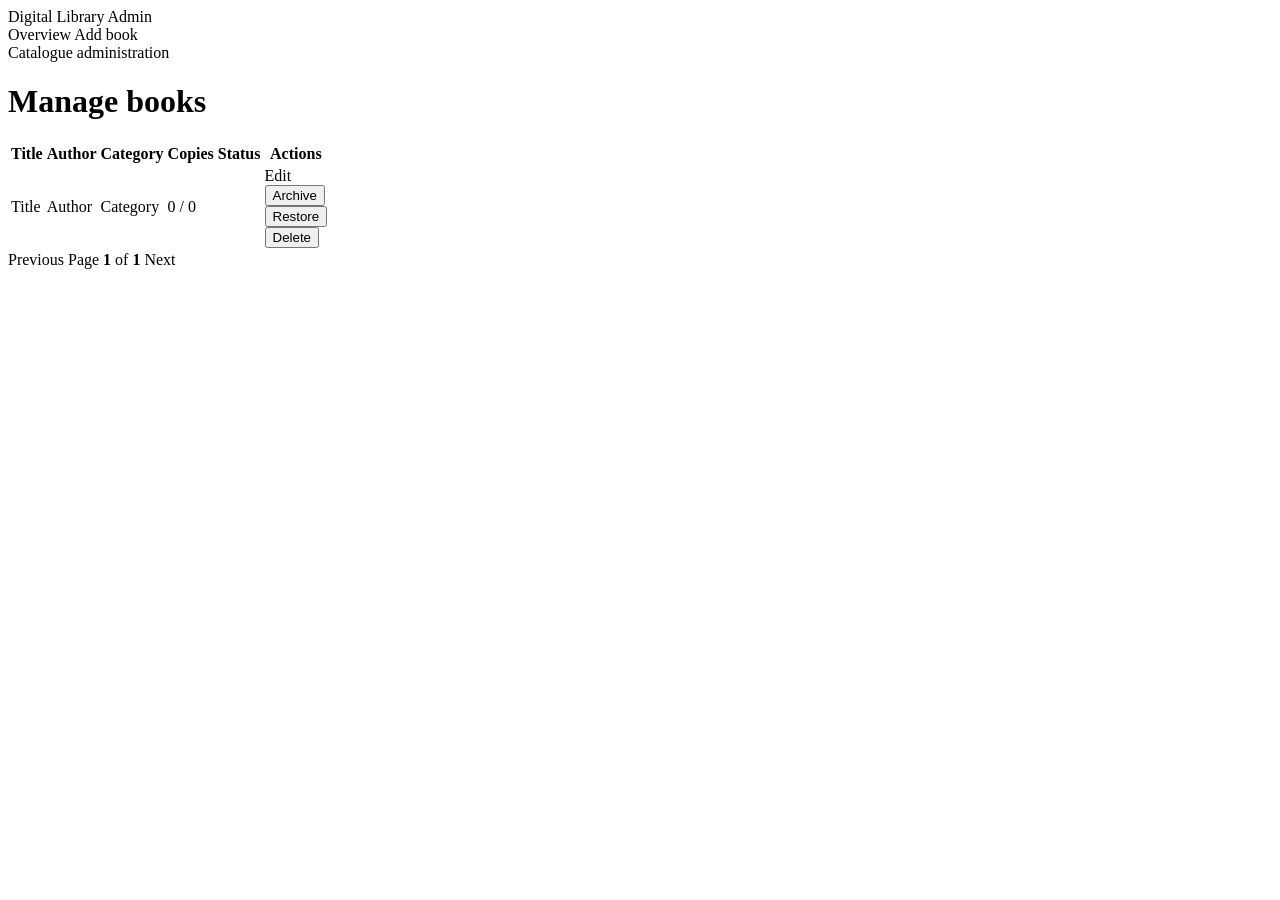
<file: Java-Task5-DigitalLibraryManagementSystem/src/main/resources/templates/admin/books/list.html>
<!doctype html>
<html lang="en"
      xmlns:th="http://www.thymeleaf.org">
<head>
    <meta charset="UTF-8">
    <meta name="viewport"
          content="width=device-width, initial-scale=1">
    <title>Manage Books | Digital Library</title>
    <link rel="stylesheet" th:href="@{/css/app.css}">
</head>
<body>
<nav class="navbar">
    <div class="container navbar-inner">
        <a class="brand" th:href="@{/admin}">
            Digital Library Admin
        </a>

        <div class="nav-actions">
            <a class="button button-secondary"
               th:href="@{/admin}">
                Overview
            </a>

            <a class="button"
               th:href="@{/admin/books/new}">
                Add book
            </a>
        </div>
    </div>
</nav>

<main class="page-section">
    <div class="container">
        <div class="eyebrow">Catalogue administration</div>
        <h1 class="page-title">Manage books</h1>

        <div class="alert alert-success"
             th:if="${successMessage}"
             th:text="${successMessage}">
        </div>

        <div class="table-wrapper">
            <table>
                <thead>
                <tr>
                    <th>Title</th>
                    <th>Author</th>
                    <th>Category</th>
                    <th>Copies</th>
                    <th>Status</th>
                    <th>Actions</th>
                </tr>
                </thead>

                <tbody>
                <tr th:each="book : ${books.content}">
                    <td th:text="${book.title()}">Title</td>
                    <td th:text="${book.author()}">Author</td>
                    <td th:text="${book.categoryName()}">Category</td>

                    <td>
                        <span th:text="${book.availableQuantity()}">0</span>
                        /
                        <span th:text="${book.totalQuantity()}">0</span>
                    </td>

                    <td>
                        <span class="status"
                              th:classappend="${book.archived()}
                                  ? ' status-warning'
                                  : ' status-success'"
                              th:text="${book.archived()}
                                  ? 'Archived'
                                  : 'Active'">
                        </span>
                    </td>

                    <td>
                        <div class="inline-actions">
                            <a class="button button-secondary"
                               th:href="@{/admin/books/{id}/edit(
                                   id=${book.id()}
                               )}">
                                Edit
                            </a>

                            <form th:unless="${book.archived()}"
                                  th:action="@{/admin/books/{id}/archive(
                                      id=${book.id()}
                                  )}"
                                  method="post">
                                <button class="button button-danger"
                                        type="submit">
                                    Archive
                                </button>
                            </form>

                            <form th:if="${book.archived()}"
                                  th:action="@{/admin/books/{id}/restore(
                                      id=${book.id()}
                                  )}"
                                  method="post">
                                <button class="button" type="submit">
                                    Restore
                                </button>
                            </form>
                            <form th:action="@{/admin/books/{id}/delete(
          id=${book.id()}
      )}"
                                  method="post"
                                  onsubmit="return confirm(
          'Permanently delete this book? This cannot be undone.'
      )">
                                <button class="button button-danger" type="submit">
                                    Delete
                                </button>
                            </form>

                        </div>
                    </td>
                </tr>
                </tbody>
            </table>
        </div>

        <nav class="pagination"
             th:if="${books.totalPages > 1}">
            <a class="button button-secondary"
               th:if="${books.hasPrevious()}"
               th:href="@{/admin/books(page=${books.number - 1})}">
                Previous
            </a>

            <span>
                Page
                <strong th:text="${books.number + 1}">1</strong>
                of
                <strong th:text="${books.totalPages}">1</strong>
            </span>

            <a class="button button-secondary"
               th:if="${books.hasNext()}"
               th:href="@{/admin/books(page=${books.number + 1})}">
                Next
            </a>
        </nav>
    </div>
</main>
</body>
</html>
</file>
